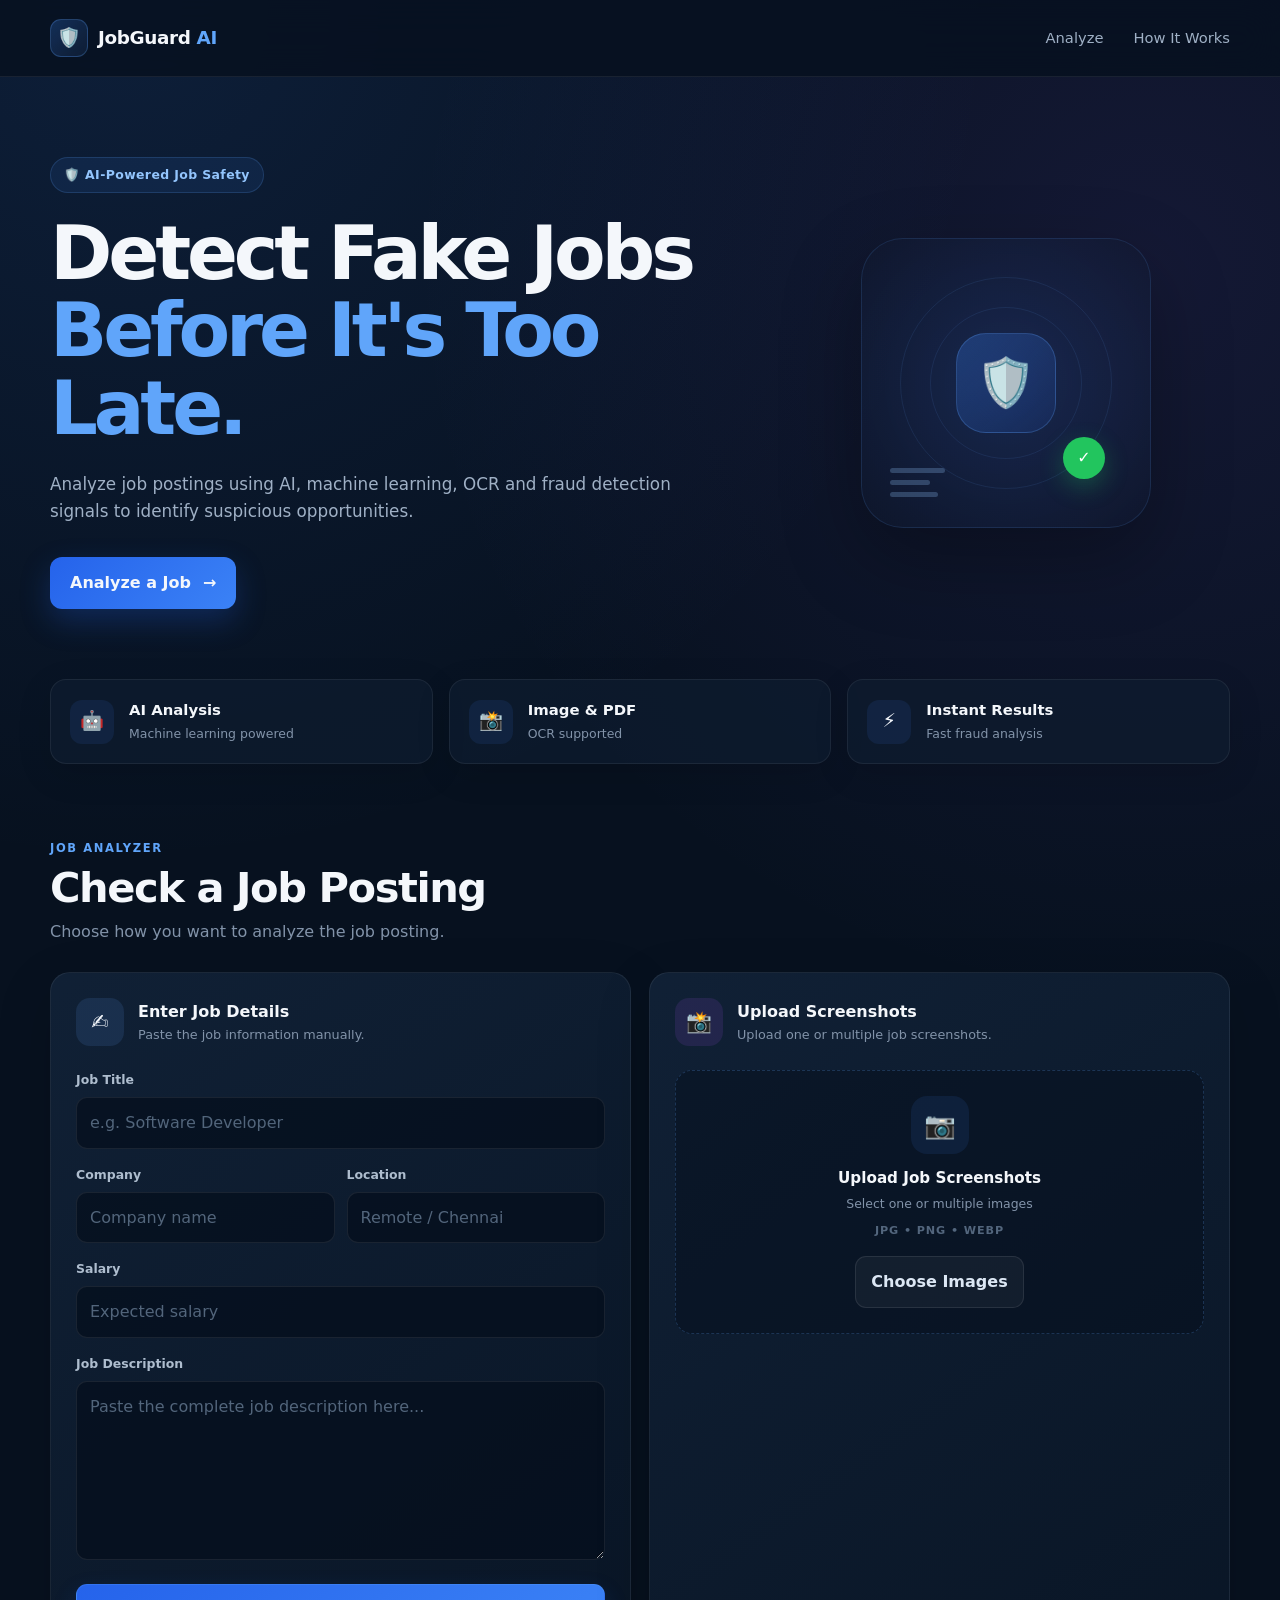
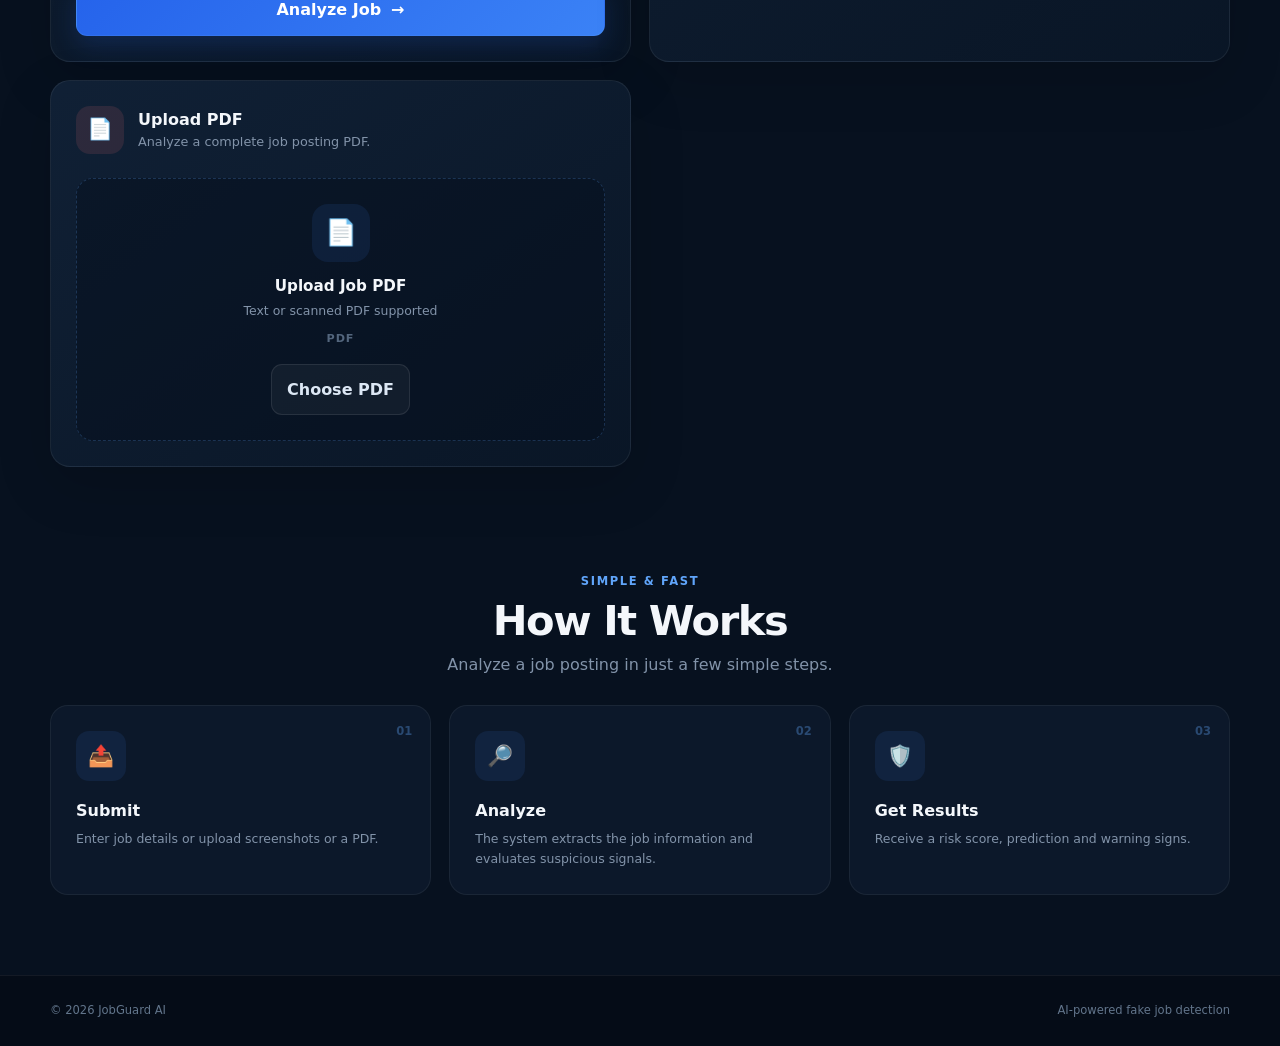
<file: frontend/index.html>
<!DOCTYPE html>
<html lang="en">
<head>
    <meta charset="UTF-8">
    <meta
        name="viewport"
        content="width=device-width, initial-scale=1.0"
    >

    <title>JobGuard AI - Fake Job Detection</title>

    <link rel="stylesheet" href="style.css">
</head>

<body>

    <!-- ==============================
         NAVIGATION
    =============================== -->

    <header class="navbar">

        <div class="nav-container">

            <a href="#" class="logo">
                <span class="logo-shield">🛡️</span>
                <span>JobGuard <strong>AI</strong></span>
            </a>

            <nav class="nav-links">
                <a href="#analyze">Analyze</a>
                <a href="#how-it-works">How It Works</a>
            </nav>

        </div>

    </header>


    <!-- ==============================
         HERO SECTION
    =============================== -->

    <main>

        <section class="hero">

            <div class="hero-content">

                <div class="hero-badge">
                    🛡️ AI-Powered Job Safety
                </div>

                <h1>
                    Detect Fake Jobs
                    <span>Before It's Too Late.</span>
                </h1>

                <p>
                    Analyze job postings using AI, machine learning,
                    OCR and fraud detection signals to identify
                    suspicious opportunities.
                </p>

                <a href="#analyze" class="hero-button">
                    Analyze a Job
                    <span>→</span>
                </a>

            </div>


            <div class="hero-visual">

                <div class="security-card">

                    <div class="security-icon">
                        🛡️
                    </div>

                    <div class="security-lines">
                        <span></span>
                        <span></span>
                        <span></span>
                    </div>

                    <div class="security-check">
                        ✓
                    </div>

                </div>

            </div>

        </section>


        <!-- ==============================
             QUICK STATS
        =============================== -->

        <section class="stats-section">

            <div class="stat-card">
                <div class="stat-icon">🤖</div>
                <div>
                    <strong>AI Analysis</strong>
                    <span>Machine learning powered</span>
                </div>
            </div>

            <div class="stat-card">
                <div class="stat-icon">📸</div>
                <div>
                    <strong>Image & PDF</strong>
                    <span>OCR supported</span>
                </div>
            </div>

            <div class="stat-card">
                <div class="stat-icon">⚡</div>
                <div>
                    <strong>Instant Results</strong>
                    <span>Fast fraud analysis</span>
                </div>
            </div>

        </section>


        <!-- ==============================
             ANALYZE SECTION
        =============================== -->

        <section id="analyze" class="analysis-section">

            <div class="section-heading">

                <div>
                    <span class="section-label">
                        JOB ANALYZER
                    </span>

                    <h2>
                        Check a Job Posting
                    </h2>

                    <p>
                        Choose how you want to analyze the job posting.
                    </p>
                </div>

            </div>


            <!-- ==============================
                 ANALYSIS OPTIONS
            =============================== -->

            <div class="analysis-grid">


                <!-- MANUAL ENTRY -->

                <div class="analysis-card">

                    <div class="card-header">

                        <div class="card-icon manual-icon">
                            ✍️
                        </div>

                        <div>
                            <h3>Enter Job Details</h3>
                            <p>
                                Paste the job information manually.
                            </p>
                        </div>

                    </div>


                    <form id="jobForm">

                        <div class="form-group">

                            <label for="jobTitle">
                                Job Title
                            </label>

                            <input
                                type="text"
                                id="jobTitle"
                                placeholder="e.g. Software Developer"
                                required
                            >

                        </div>


                        <div class="form-row">

                            <div class="form-group">

                                <label for="company">
                                    Company
                                </label>

                                <input
                                    type="text"
                                    id="company"
                                    placeholder="Company name"
                                    required
                                >

                            </div>


                            <div class="form-group">

                                <label for="location">
                                    Location
                                </label>

                                <input
                                    type="text"
                                    id="location"
                                    placeholder="Remote / Chennai"
                                    required
                                >

                            </div>

                        </div>


                        <div class="form-group">

                            <label for="salary">
                                Salary
                            </label>

                            <input
                                type="number"
                                id="salary"
                                placeholder="Expected salary"
                                min="0"
                            >

                        </div>


                        <div class="form-group">

                            <label for="description">
                                Job Description
                            </label>

                            <textarea
                                id="description"
                                rows="6"
                                placeholder="Paste the complete job description here..."
                                required
                            ></textarea>

                        </div>


                        <button
                            type="submit"
                            class="primary-button"
                        >
                            Analyze Job
                            <span>→</span>
                        </button>

                    </form>

                </div>


                <!-- IMAGE UPLOAD -->

                <div class="analysis-card upload-card">

                    <div class="card-header">

                        <div class="card-icon image-icon">
                            📸
                        </div>

                        <div>
                            <h3>Upload Screenshots</h3>
                            <p>
                                Upload one or multiple job screenshots.
                            </p>
                        </div>

                    </div>


                    <div
                        class="upload-zone"
                        id="imageDropZone"
                    >

                        <input
                            type="file"
                            id="imageInput"
                            accept="image/jpeg,image/png,image/jpg,image/webp"
                            multiple
                            hidden
                        >

                        <div class="upload-icon">
                            📷
                        </div>

                        <h4>
                            Upload Job Screenshots
                        </h4>

                        <p>
                            Select one or multiple images
                        </p>

                        <span class="upload-format">
                            JPG • PNG • WEBP
                        </span>

                        <button
                            type="button"
                            class="secondary-button"
                            id="selectImagesButton"
                        >
                            Choose Images
                        </button>

                    </div>


                    <!-- SELECTED IMAGE INFORMATION -->

                    <div
                        id="imageSelectionArea"
                        class="image-selection-area hidden"
                    >

                        <div class="selection-header">

                            <div>
                                <strong>
                                    Selected Screenshots
                                </strong>

                                <span id="imageCount">
                                    0 images
                                </span>
                            </div>

                            <button
                                type="button"
                                id="clearImagesButton"
                                class="clear-button"
                            >
                                Clear All
                            </button>

                        </div>


                        <div
                            id="imagePreviewGrid"
                            class="image-preview-grid"
                        ></div>


                        <button
                            type="button"
                            id="analyzeImagesButton"
                            class="primary-button"
                        >
                            Analyze Selected Screenshots
                            <span>→</span>
                        </button>

                    </div>


                    <!-- IMAGE PROCESSING STATUS -->

                    <div
                        id="imageProcessingStatus"
                        class="processing-status hidden"
                    >
                        <div class="spinner"></div>

                        <div>
                            <strong>
                                Analyzing screenshots...
                            </strong>

                            <span>
                                Extracting text and checking the job posting.
                            </span>
                        </div>
                    </div>

                </div>


                <!-- PDF UPLOAD -->

                <div class="analysis-card upload-card">

                    <div class="card-header">

                        <div class="card-icon pdf-icon">
                            📄
                        </div>

                        <div>
                            <h3>Upload PDF</h3>
                            <p>
                                Analyze a complete job posting PDF.
                            </p>
                        </div>

                    </div>


                    <div
                        class="upload-zone"
                        id="pdfDropZone"
                    >

                        <input
                            type="file"
                            id="pdfInput"
                            accept="application/pdf"
                            hidden
                        >

                        <div class="upload-icon">
                            📄
                        </div>

                        <h4>
                            Upload Job PDF
                        </h4>

                        <p>
                            Text or scanned PDF supported
                        </p>

                        <span class="upload-format">
                            PDF
                        </span>

                        <button
                            type="button"
                            class="secondary-button"
                            id="selectPdfButton"
                        >
                            Choose PDF
                        </button>

                    </div>


                    <!-- PDF SELECTED -->

                    <div
                        id="pdfSelectionArea"
                        class="file-selection-area hidden"
                    >

                        <div class="selected-file">

                            <div class="selected-file-icon">
                                📄
                            </div>

                            <div class="selected-file-info">

                                <strong id="pdfFileName">
                                    Job posting.pdf
                                </strong>

                                <span>
                                    PDF selected successfully
                                </span>

                            </div>

                            <button
                                type="button"
                                id="removePdfButton"
                                class="clear-button"
                            >
                                Remove
                            </button>

                        </div>


                        <button
                            type="button"
                            id="analyzePdfButton"
                            class="primary-button"
                        >
                            Analyze PDF
                            <span>→</span>
                        </button>

                    </div>


                    <!-- PDF PROCESSING -->

                    <div
                        id="pdfProcessingStatus"
                        class="processing-status hidden"
                    >

                        <div class="spinner"></div>

                        <div>
                            <strong>
                                Analyzing PDF...
                            </strong>

                            <span>
                                Extracting and checking the job posting.
                            </span>
                        </div>

                    </div>

                </div>

            </div>


            <!-- ==============================
                 GLOBAL PROCESSING
            =============================== -->

            <div
                id="loading"
                class="global-loading hidden"
            >

                <div class="spinner"></div>

                <div>
                    <strong>
                        Analyzing job posting...
                    </strong>

                    <span>
                        Please wait while JobGuard AI processes the content.
                    </span>
                </div>

            </div>


            <!-- ==============================
                 ERROR MESSAGE
            =============================== -->

            <div
                id="errorMessage"
                class="error-message hidden"
            ></div>


            <!-- ==============================
                 RESULT SECTION
            =============================== -->

            <section
                id="resultSection"
                class="result-section hidden"
            >

                <div class="result-header">

                    <div>
                        <span class="section-label">
                            ANALYSIS RESULT
                        </span>

                        <h2>
                            Job Safety Analysis
                        </h2>
                    </div>

                    <div
                        id="resultBadge"
                        class="result-badge"
                    >
                        —
                    </div>

                </div>


                <div class="result-grid">


                    <!-- RISK SCORE -->

                    <div class="result-card risk-card">

                        <span class="result-label">
                            RISK SCORE
                        </span>

                        <div
                            id="riskScore"
                            class="risk-score"
                        >
                            0%
                        </div>

                        <div class="risk-meter">

                            <div
                                id="riskMeter"
                                class="risk-meter-fill"
                            ></div>

                        </div>

                        <strong id="riskLevel">
                            —
                        </strong>

                    </div>


                    <!-- RESULT -->

                    <div class="result-card">

                        <span class="result-label">
                            PREDICTION
                        </span>

                        <h3 id="resultText">
                            —
                        </h3>

                        <p>
                            Based on the AI analysis of the submitted
                            job posting.
                        </p>

                    </div>


                    <!-- WARNING SIGNALS -->

                    <div class="result-card warnings-card">

                        <span class="result-label">
                            WARNING SIGNS
                        </span>

                        <div
                            id="warningsList"
                            class="warnings-list"
                        >
                            <p>
                                No warnings detected.
                            </p>
                        </div>

                    </div>

                </div>


                <!-- EXTRACTED TEXT -->

                <div
                    id="extractedTextContainer"
                    class="extracted-text-card hidden"
                >

                    <div class="extracted-header">

                        <div>
                            <span class="result-label">
                                EXTRACTED TEXT
                            </span>

                            <h3>
                                Text detected from your file
                            </h3>
                        </div>

                    </div>

                    <pre
                        id="extractedText"
                        class="extracted-text"
                    ></pre>

                </div>


                <button
                    type="button"
                    id="newAnalysisButton"
                    class="secondary-button new-analysis-button"
                >
                    Analyze Another Job
                </button>

            </section>

        </section>


        <!-- ==============================
             HOW IT WORKS
        =============================== -->

        <section
            id="how-it-works"
            class="how-it-works"
        >

            <div class="section-heading centered">

                <span class="section-label">
                    SIMPLE & FAST
                </span>

                <h2>
                    How It Works
                </h2>

                <p>
                    Analyze a job posting in just a few simple steps.
                </p>

            </div>


            <div class="steps-grid">

                <div class="step-card">

                    <div class="step-number">
                        01
                    </div>

                    <div class="step-icon">
                        📤
                    </div>

                    <h3>
                        Submit
                    </h3>

                    <p>
                        Enter job details or upload screenshots or a PDF.
                    </p>

                </div>


                <div class="step-card">

                    <div class="step-number">
                        02
                    </div>

                    <div class="step-icon">
                        🔎
                    </div>

                    <h3>
                        Analyze
                    </h3>

                    <p>
                        The system extracts the job information and
                        evaluates suspicious signals.
                    </p>

                </div>


                <div class="step-card">

                    <div class="step-number">
                        03
                    </div>

                    <div class="step-icon">
                        🛡️
                    </div>

                    <h3>
                        Get Results
                    </h3>

                    <p>
                        Receive a risk score, prediction and warning signs.
                    </p>

                </div>

            </div>

        </section>

    </main>


    <!-- ==============================
         SIMPLE FOOTER
    =============================== -->

    <footer class="footer">

        <div class="footer-inner">

            <span>
                © 2026 JobGuard AI
            </span>

            <span>
                AI-powered fake job detection
            </span>

        </div>

    </footer>


    <script src="script.js"></script>

</body>
</html>
</file>
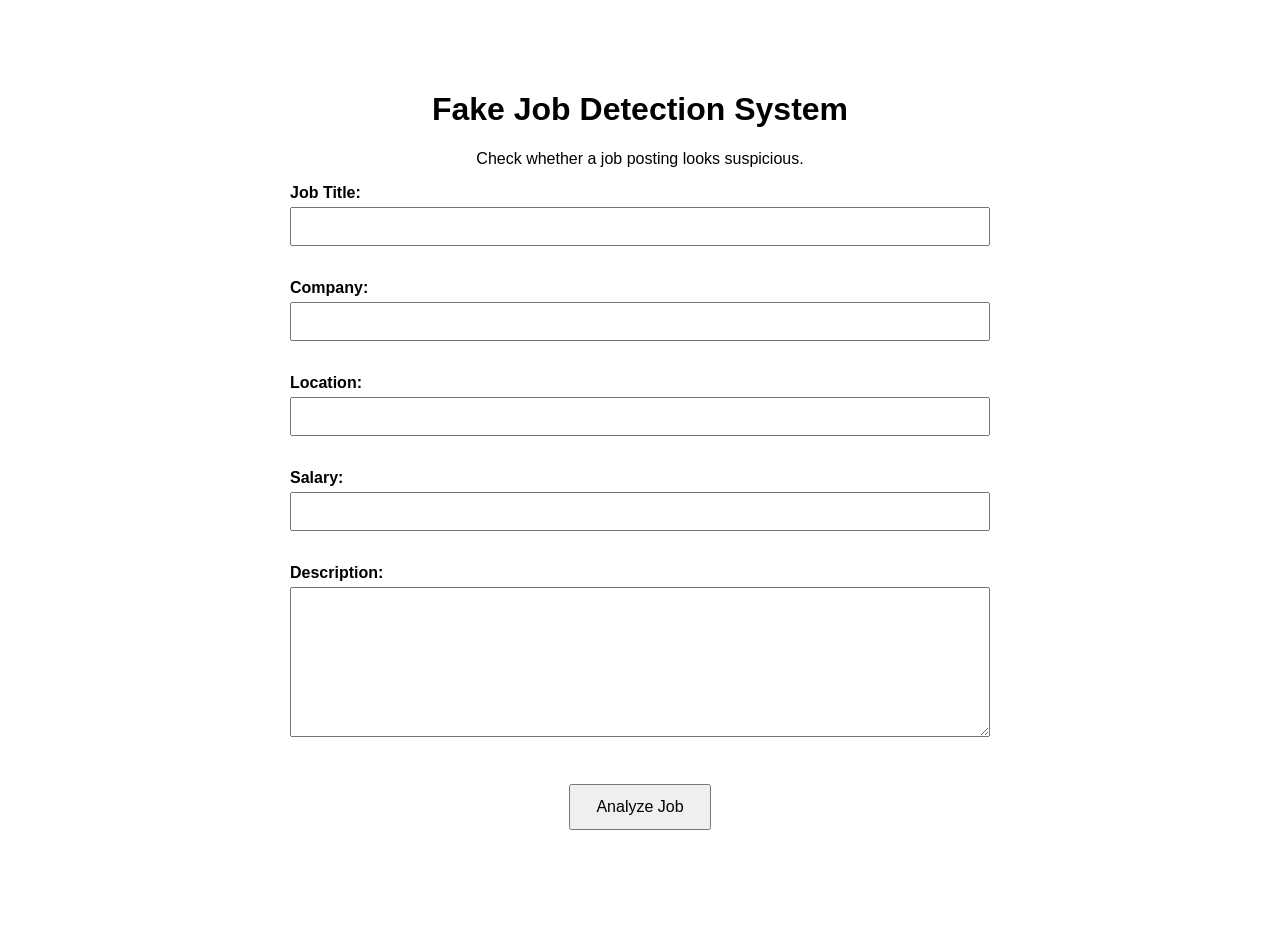
<file: backend/frontend/index.html>
<!DOCTYPE html>
<html>
<head>
    <title>Fake Job Detection</title>
    <link rel="stylesheet" href="style.css">
</head>

<body>

    <h1>Fake Job Detection System</h1>

    <p>Check whether a job posting looks suspicious.</p>

    <label>Job Title:</label>
    <input type="text" id="job_title">

    <br><br>

    <label>Company:</label>
    <input type="text" id="company">

    <br><br>

    <label>Location:</label>
    <input type="text" id="location">

    <br><br>

    <label>Salary:</label>
    <input type="number" id="salary">

    <br><br>

    <label>Description:</label>
    <textarea id="description"></textarea>

    <br><br>

    <button onclick="analyzeJob()">Analyze Job</button>
    <script src="script.js"></script>

</body>
</html>
</file>
<file: frontend/style.css>
/* =========================================
   JOBGUARD AI
   Responsive Frontend Styles
========================================= */

* {
    margin: 0;
    padding: 0;
    box-sizing: border-box;
}

html {
    scroll-behavior: smooth;
}

body {
    font-family:
        Inter,
        ui-sans-serif,
        system-ui,
        -apple-system,
        BlinkMacSystemFont,
        "Segoe UI",
        sans-serif;

    background:
        radial-gradient(
            circle at 10% 0%,
            rgba(59, 130, 246, 0.12),
            transparent 30%
        ),
        radial-gradient(
            circle at 90% 10%,
            rgba(139, 92, 246, 0.10),
            transparent 28%
        ),
        #07111f;

    color: #f4f7fb;
    min-height: 100vh;
    line-height: 1.6;
}

button,
input,
textarea {
    font: inherit;
}

button {
    cursor: pointer;
}

a {
    color: inherit;
    text-decoration: none;
}


/* =========================================
   NAVBAR
========================================= */

.navbar {
    position: sticky;
    top: 0;
    z-index: 1000;

    width: 100%;

    background: rgba(7, 17, 31, 0.82);
    backdrop-filter: blur(18px);
    -webkit-backdrop-filter: blur(18px);

    border-bottom: 1px solid rgba(255, 255, 255, 0.07);
}

.nav-container {
    width: min(1180px, calc(100% - 40px));
    margin: auto;

    min-height: 76px;

    display: flex;
    align-items: center;
    justify-content: space-between;
    gap: 30px;
}

.logo {
    display: inline-flex;
    align-items: center;
    gap: 10px;

    font-size: 1.15rem;
    font-weight: 700;
    letter-spacing: -0.02em;
}

.logo strong {
    color: #60a5fa;
}

.logo-shield {
    width: 38px;
    height: 38px;

    display: grid;
    place-items: center;

    border-radius: 11px;

    background:
        linear-gradient(
            135deg,
            rgba(59, 130, 246, 0.25),
            rgba(96, 165, 250, 0.08)
        );

    border: 1px solid rgba(96, 165, 250, 0.25);

    font-size: 1.2rem;
}

.nav-links {
    display: flex;
    align-items: center;
    gap: 30px;

    color: #9fb0c5;
    font-size: 0.92rem;
}

.nav-links a {
    transition: color 0.2s ease;
}

.nav-links a:hover {
    color: #ffffff;
}


/* =========================================
   HERO
========================================= */

.hero {
    width: min(1180px, calc(100% - 40px));
    margin: auto;

    min-height: 520px;

    display: grid;
    grid-template-columns: 1.2fr 0.8fr;
    align-items: center;

    gap: 60px;
    padding: 80px 0 70px;
}

.hero-badge {
    display: inline-flex;
    align-items: center;

    padding: 7px 13px;
    margin-bottom: 22px;

    border-radius: 999px;

    color: #93c5fd;
    background: rgba(59, 130, 246, 0.10);
    border: 1px solid rgba(96, 165, 250, 0.18);

    font-size: 0.78rem;
    font-weight: 700;
    letter-spacing: 0.03em;
}

.hero h1 {
    max-width: 700px;

    font-size: clamp(2.5rem, 6vw, 4.7rem);
    line-height: 1.03;

    letter-spacing: -0.055em;

    margin-bottom: 24px;
}

.hero h1 span {
    display: block;
    color: #60a5fa;
}

.hero p {
    max-width: 650px;

    color: #9fb0c5;
    font-size: 1.05rem;

    margin-bottom: 32px;
}

.hero-button {
    display: inline-flex;
    align-items: center;
    gap: 12px;

    padding: 13px 20px;

    border-radius: 12px;

    background: linear-gradient(
        135deg,
        #2563eb,
        #3b82f6
    );

    box-shadow:
        0 12px 30px rgba(37, 99, 235, 0.25);

    font-weight: 700;

    transition:
        transform 0.2s ease,
        box-shadow 0.2s ease;
}

.hero-button:hover {
    transform: translateY(-2px);

    box-shadow:
        0 16px 35px rgba(37, 99, 235, 0.35);
}


/* =========================================
   HERO VISUAL
========================================= */

.hero-visual {
    display: flex;
    justify-content: center;
    align-items: center;
}

.security-card {
    position: relative;

    width: 290px;
    height: 290px;

    display: grid;
    place-items: center;

    border-radius: 42px;

    background:
        radial-gradient(
            circle,
            rgba(59, 130, 246, 0.16),
            rgba(15, 23, 42, 0.35)
        );

    border: 1px solid rgba(96, 165, 250, 0.14);

    box-shadow:
        0 30px 80px rgba(0, 0, 0, 0.28);
}

.security-card::before,
.security-card::after {
    content: "";

    position: absolute;

    border-radius: 50%;

    border: 1px solid rgba(96, 165, 250, 0.10);
}

.security-card::before {
    width: 210px;
    height: 210px;
}

.security-card::after {
    width: 150px;
    height: 150px;
}

.security-icon {
    position: relative;
    z-index: 2;

    width: 100px;
    height: 100px;

    display: grid;
    place-items: center;

    border-radius: 30px;

    background:
        linear-gradient(
            135deg,
            rgba(59, 130, 246, 0.28),
            rgba(37, 99, 235, 0.10)
        );

    border: 1px solid rgba(96, 165, 250, 0.25);

    font-size: 3rem;
}

.security-check {
    position: absolute;

    right: 45px;
    bottom: 48px;

    z-index: 4;

    width: 42px;
    height: 42px;

    display: grid;
    place-items: center;

    border-radius: 50%;

    background: #22c55e;
    color: white;

    font-weight: 900;

    box-shadow:
        0 8px 25px rgba(34, 197, 94, 0.30);
}

.security-lines {
    position: absolute;

    left: 28px;
    bottom: 30px;

    display: flex;
    flex-direction: column;
    gap: 7px;
}

.security-lines span {
    display: block;

    height: 5px;

    border-radius: 99px;

    background: rgba(147, 197, 253, 0.25);
}

.security-lines span:nth-child(1) {
    width: 55px;
}

.security-lines span:nth-child(2) {
    width: 40px;
}

.security-lines span:nth-child(3) {
    width: 48px;
}


/* =========================================
   STATS
========================================= */

.stats-section {
    width: min(1180px, calc(100% - 40px));
    margin: 0 auto 70px;

    display: grid;
    grid-template-columns: repeat(3, 1fr);
    gap: 16px;
}

.stat-card {
    display: flex;
    align-items: center;
    gap: 15px;

    padding: 19px;

    border-radius: 16px;

    background: rgba(15, 29, 48, 0.72);
    border: 1px solid rgba(255, 255, 255, 0.065);

    box-shadow:
        0 10px 35px rgba(0, 0, 0, 0.12);
}

.stat-icon {
    width: 44px;
    height: 44px;

    flex-shrink: 0;

    display: grid;
    place-items: center;

    border-radius: 12px;

    background: rgba(59, 130, 246, 0.10);

    font-size: 1.2rem;
}

.stat-card strong {
    display: block;

    font-size: 0.93rem;
}

.stat-card span {
    display: block;

    margin-top: 2px;

    color: #8293a9;
    font-size: 0.78rem;
}


/* =========================================
   COMMON SECTION
========================================= */

.analysis-section,
.how-it-works {
    width: min(1180px, calc(100% - 40px));
    margin: auto;
}

.section-heading {
    margin-bottom: 28px;
}

.section-label {
    display: inline-block;

    margin-bottom: 7px;

    color: #60a5fa;

    font-size: 0.72rem;
    font-weight: 800;

    letter-spacing: 0.14em;
}

.section-heading h2 {
    font-size: clamp(1.8rem, 4vw, 2.6rem);
    line-height: 1.1;

    letter-spacing: -0.035em;

    margin-bottom: 8px;
}

.section-heading p {
    color: #8293a9;
}


/* =========================================
   ANALYSIS GRID
========================================= */

.analysis-grid {
    display: grid;

    grid-template-columns:
        repeat(2, minmax(0, 1fr));

    gap: 18px;
}

.analysis-card {
    min-width: 0;

    padding: 25px;

    border-radius: 20px;

    background:
        linear-gradient(
            145deg,
            rgba(17, 34, 55, 0.95),
            rgba(10, 23, 39, 0.95)
        );

    border: 1px solid rgba(255, 255, 255, 0.065);

    box-shadow:
        0 18px 55px rgba(0, 0, 0, 0.15);
}

.card-header {
    display: flex;
    align-items: center;
    gap: 14px;

    margin-bottom: 24px;
}

.card-icon {
    width: 48px;
    height: 48px;

    flex-shrink: 0;

    display: grid;
    place-items: center;

    border-radius: 14px;

    font-size: 1.3rem;
}

.manual-icon {
    background: rgba(96, 165, 250, 0.12);
}

.image-icon {
    background: rgba(168, 85, 247, 0.12);
}

.pdf-icon {
    background: rgba(248, 113, 113, 0.12);
}

.card-header h3 {
    font-size: 1rem;
}

.card-header p {
    color: #8293a9;
    font-size: 0.8rem;
}


/* =========================================
   FORMS
========================================= */

.form-group {
    margin-bottom: 16px;
}

.form-row {
    display: grid;

    grid-template-columns: repeat(2, minmax(0, 1fr));

    gap: 12px;
}

.form-group label {
    display: block;

    margin-bottom: 7px;

    color: #aebdce;

    font-size: 0.78rem;
    font-weight: 600;
}

.form-group input,
.form-group textarea {
    width: 100%;

    border: 1px solid rgba(255, 255, 255, 0.08);
    border-radius: 11px;

    background: rgba(5, 15, 28, 0.72);

    color: #f4f7fb;

    padding: 12px 13px;

    outline: none;

    transition:
        border-color 0.2s ease,
        box-shadow 0.2s ease;
}

.form-group input::placeholder,
.form-group textarea::placeholder {
    color: #52657b;
}

.form-group input:focus,
.form-group textarea:focus {
    border-color: rgba(96, 165, 250, 0.55);

    box-shadow:
        0 0 0 3px rgba(59, 130, 246, 0.08);
}

.form-group textarea {
    resize: vertical;
    min-height: 130px;
}


/* =========================================
   BUTTONS
========================================= */

.primary-button,
.secondary-button {
    width: 100%;

    display: inline-flex;
    align-items: center;
    justify-content: center;
    gap: 10px;

    border-radius: 11px;

    padding: 12px 15px;

    font-weight: 700;

    transition:
        transform 0.2s ease,
        opacity 0.2s ease,
        border-color 0.2s ease;
}

.primary-button {
    border: 1px solid rgba(96, 165, 250, 0.2);

    background:
        linear-gradient(
            135deg,
            #2563eb,
            #3b82f6
        );

    color: white;

    box-shadow:
        0 10px 25px rgba(37, 99, 235, 0.18);
}

.primary-button:hover {
    transform: translateY(-1px);
}

.primary-button:disabled {
    cursor: not-allowed;
    opacity: 0.55;
    transform: none;
}

.secondary-button {
    width: auto;

    border: 1px solid rgba(255, 255, 255, 0.09);

    background: rgba(255, 255, 255, 0.045);

    color: #dce7f4;
}

.secondary-button:hover {
    border-color: rgba(96, 165, 250, 0.35);
    background: rgba(59, 130, 246, 0.08);
}


/* =========================================
   UPLOAD AREA
========================================= */

.upload-card {
    display: flex;
    flex-direction: column;
}

.upload-zone {
    min-height: 255px;

    display: flex;
    flex-direction: column;
    align-items: center;
    justify-content: center;

    padding: 25px;

    text-align: center;

    border-radius: 17px;

    border: 1px dashed rgba(96, 165, 250, 0.22);

    background:
        rgba(5, 15, 28, 0.45);

    transition:
        border-color 0.2s ease,
        background 0.2s ease;
}

.upload-zone.dragover {
    border-color: #60a5fa;

    background:
        rgba(59, 130, 246, 0.08);
}

.upload-icon {
    width: 58px;
    height: 58px;

    display: grid;
    place-items: center;

    margin-bottom: 12px;

    border-radius: 16px;

    background: rgba(59, 130, 246, 0.10);

    font-size: 1.6rem;
}

.upload-zone h4 {
    margin-bottom: 3px;

    font-size: 0.95rem;
}

.upload-zone p {
    color: #8293a9;
    font-size: 0.78rem;
}

.upload-format {
    margin: 9px 0 16px;

    color: #53667d;

    font-size: 0.7rem;
    font-weight: 700;

    letter-spacing: 0.08em;
}


/* =========================================
   IMAGE SELECTION
========================================= */

.image-selection-area,
.file-selection-area {
    margin-top: 15px;
}

.selection-header {
    display: flex;
    align-items: center;
    justify-content: space-between;

    gap: 12px;

    margin-bottom: 12px;
}

.selection-header strong {
    display: block;
    font-size: 0.82rem;
}

.selection-header span {
    display: block;

    color: #8293a9;

    font-size: 0.72rem;
}

.clear-button {
    border: 0;
    background: transparent;

    color: #f87171;

    font-size: 0.72rem;
    font-weight: 700;
}

.clear-button:hover {
    color: #fca5a5;
}


/* =========================================
   IMAGE PREVIEW GRID
========================================= */

.image-preview-grid {
    display: grid;

    grid-template-columns:
        repeat(3, minmax(0, 1fr));

    gap: 9px;

    margin-bottom: 15px;
}

.image-preview {
    position: relative;

    aspect-ratio: 1 / 1;

    overflow: hidden;

    border-radius: 11px;

    background: #091525;

    border: 1px solid rgba(255, 255, 255, 0.08);
}

.image-preview img {
    width: 100%;
    height: 100%;

    object-fit: cover;
}

.image-preview-number {
    position: absolute;

    left: 6px;
    top: 6px;

    min-width: 23px;
    height: 23px;

    display: grid;
    place-items: center;

    padding: 0 5px;

    border-radius: 7px;

    background: rgba(3, 10, 20, 0.82);

    color: white;

    font-size: 0.65rem;
    font-weight: 800;
}

.remove-image-button {
    position: absolute;

    right: 6px;
    top: 6px;

    width: 23px;
    height: 23px;

    display: grid;
    place-items: center;

    border: 0;
    border-radius: 7px;

    background: rgba(239, 68, 68, 0.9);

    color: white;

    font-size: 0.7rem;
    font-weight: 900;
}

.remove-image-button:hover {
    background: #ef4444;
}


/* =========================================
   SELECTED PDF
========================================= */

.selected-file {
    display: flex;
    align-items: center;

    gap: 12px;

    padding: 13px;

    margin-bottom: 13px;

    border-radius: 12px;

    background: rgba(5, 15, 28, 0.55);

    border: 1px solid rgba(255, 255, 255, 0.07);
}

.selected-file-icon {
    width: 40px;
    height: 40px;

    flex-shrink: 0;

    display: grid;
    place-items: center;

    border-radius: 10px;

    background: rgba(248, 113, 113, 0.10);
}

.selected-file-info {
    min-width: 0;
    flex: 1;
}

.selected-file-info strong {
    display: block;

    overflow: hidden;
    text-overflow: ellipsis;
    white-space: nowrap;

    font-size: 0.8rem;
}

.selected-file-info span {
    color: #8293a9;
    font-size: 0.7rem;
}


/* =========================================
   PROCESSING STATES
========================================= */

.processing-status,
.global-loading {
    display: flex;
    align-items: center;
    gap: 13px;

    padding: 14px;

    margin-top: 14px;

    border-radius: 12px;

    background: rgba(59, 130, 246, 0.07);

    border: 1px solid rgba(96, 165, 250, 0.13);
}

.processing-status strong,
.global-loading strong {
    display: block;
    font-size: 0.8rem;
}

.processing-status span,
.global-loading span {
    display: block;

    color: #8293a9;

    font-size: 0.7rem;
}

.spinner {
    width: 27px;
    height: 27px;

    flex-shrink: 0;

    border-radius: 50%;

    border: 3px solid rgba(255, 255, 255, 0.10);
    border-top-color: #60a5fa;

    animation: spin 0.8s linear infinite;
}

@keyframes spin {
    to {
        transform: rotate(360deg);
    }
}


/* =========================================
   ERROR
========================================= */

.error-message {
    margin-top: 18px;

    padding: 13px 15px;

    border-radius: 12px;

    background: rgba(239, 68, 68, 0.08);

    border: 1px solid rgba(248, 113, 113, 0.18);

    color: #fca5a5;

    font-size: 0.8rem;
}


/* =========================================
   RESULT SECTION
========================================= */

.result-section {
    margin-top: 55px;

    padding: 28px;

    border-radius: 22px;

    background:
        linear-gradient(
            145deg,
            rgba(17, 34, 55, 0.96),
            rgba(9, 22, 38, 0.96)
        );

    border: 1px solid rgba(255, 255, 255, 0.07);

    box-shadow:
        0 20px 60px rgba(0, 0, 0, 0.18);
}

.result-header {
    display: flex;
    align-items: center;
    justify-content: space-between;

    gap: 20px;

    margin-bottom: 22px;
}

.result-header h2 {
    font-size: 1.8rem;
    line-height: 1.1;
}

.result-badge {
    padding: 9px 14px;

    border-radius: 999px;

    background: rgba(255, 255, 255, 0.06);

    font-size: 0.78rem;
    font-weight: 800;
}

.result-grid {
    display: grid;

    grid-template-columns:
        repeat(3, minmax(0, 1fr));

    gap: 14px;
}

.result-card {
    min-width: 0;

    padding: 20px;

    border-radius: 15px;

    background: rgba(5, 15, 28, 0.55);

    border: 1px solid rgba(255, 255, 255, 0.06);
}

.result-label {
    display: block;

    margin-bottom: 8px;

    color: #71849a;

    font-size: 0.68rem;
    font-weight: 800;

    letter-spacing: 0.1em;
}

.risk-score {
    font-size: 2.8rem;
    font-weight: 800;

    letter-spacing: -0.04em;

    margin-bottom: 10px;
}

.risk-meter {
    width: 100%;
    height: 7px;

    overflow: hidden;

    margin-bottom: 9px;

    border-radius: 99px;

    background: rgba(255, 255, 255, 0.08);
}

.risk-meter-fill {
    width: 0;
    height: 100%;

    border-radius: inherit;

    background: linear-gradient(
        90deg,
        #22c55e,
        #facc15,
        #ef4444
    );

    transition: width 0.6s ease;
}

.result-card h3 {
    font-size: 1.2rem;
    margin-bottom: 5px;
}

.result-card p {
    color: #8293a9;
    font-size: 0.78rem;
}


/* =========================================
   WARNINGS
========================================= */

.warnings-list {
    display: flex;
    flex-direction: column;
    gap: 8px;
}

.warning-item {
    padding: 9px 10px;

    border-radius: 9px;

    background: rgba(248, 113, 113, 0.06);

    border: 1px solid rgba(248, 113, 113, 0.10);

    color: #d9e2ed;

    font-size: 0.73rem;
}

.no-warning {
    color: #86efac;
    font-size: 0.78rem;
}


/* =========================================
   EXTRACTED TEXT
========================================= */

.extracted-text-card {
    margin-top: 15px;

    padding: 20px;

    border-radius: 15px;

    background: rgba(5, 15, 28, 0.55);

    border: 1px solid rgba(255, 255, 255, 0.06);
}

.extracted-header h3 {
    font-size: 1rem;
}

.extracted-text {
    max-height: 330px;

    overflow: auto;

    margin-top: 15px;

    padding: 15px;

    border-radius: 10px;

    background: rgba(0, 0, 0, 0.24);

    color: #aebdce;

    font-family:
        ui-monospace,
        SFMono-Regular,
        Menlo,
        Monaco,
        Consolas,
        monospace;

    font-size: 0.75rem;

    white-space: pre-wrap;
    word-break: break-word;
}

.new-analysis-button {
    margin-top: 18px;
}


/* =========================================
   HOW IT WORKS
========================================= */

.how-it-works {
    padding: 100px 0 80px;
}

.centered {
    text-align: center;
}

.steps-grid {
    display: grid;

    grid-template-columns:
        repeat(3, minmax(0, 1fr));

    gap: 18px;
}

.step-card {
    position: relative;

    padding: 25px;

    border-radius: 18px;

    background: rgba(15, 29, 48, 0.68);

    border: 1px solid rgba(255, 255, 255, 0.06);
}

.step-number {
    position: absolute;

    top: 16px;
    right: 18px;

    color: rgba(96, 165, 250, 0.35);

    font-size: 0.72rem;
    font-weight: 900;
}

.step-icon {
    width: 50px;
    height: 50px;

    display: grid;
    place-items: center;

    margin-bottom: 17px;

    border-radius: 13px;

    background: rgba(59, 130, 246, 0.10);

    font-size: 1.3rem;
}

.step-card h3 {
    margin-bottom: 5px;

    font-size: 1rem;
}

.step-card p {
    color: #8293a9;

    font-size: 0.78rem;
}


/* =========================================
   FOOTER
========================================= */

.footer {
    border-top: 1px solid rgba(255, 255, 255, 0.06);

    background: rgba(4, 11, 20, 0.75);
}

.footer-inner {
    width: min(1180px, calc(100% - 40px));
    margin: auto;

    min-height: 70px;

    display: flex;
    align-items: center;
    justify-content: space-between;

    gap: 15px;

    color: #62758b;

    font-size: 0.72rem;
}


/* =========================================
   UTILITY
========================================= */

.hidden {
    display: none !important;
}


/* =========================================
   TABLET
========================================= */

@media (max-width: 900px) {

    .hero {
        grid-template-columns: 1fr;

        text-align: center;

        padding-top: 65px;
    }

    .hero-content {
        display: flex;
        flex-direction: column;
        align-items: center;
    }

    .hero p {
        max-width: 600px;
    }

    .hero-visual {
        order: -1;
    }

    .security-card {
        width: 230px;
        height: 230px;
    }

    .security-card::before {
        width: 175px;
        height: 175px;
    }

    .security-card::after {
        width: 125px;
        height: 125px;
    }

    .security-icon {
        width: 80px;
        height: 80px;
        font-size: 2.4rem;
    }

    .stats-section {
        grid-template-columns: 1fr;
    }

    .analysis-grid {
        grid-template-columns: 1fr;
    }

    .result-grid {
        grid-template-columns: 1fr 1fr;
    }

    .warnings-card {
        grid-column: 1 / -1;
    }

    .steps-grid {
        grid-template-columns: 1fr;
    }
}


/* =========================================
   MOBILE
========================================= */

@media (max-width: 600px) {

    .nav-container {
        width: min(100% - 28px, 1180px);

        min-height: 66px;
    }

    .nav-links {
        display: none;
    }

    .logo {
        font-size: 1rem;
    }

    .logo-shield {
        width: 34px;
        height: 34px;
    }

    .hero,
    .stats-section,
    .analysis-section,
    .how-it-works,
    .footer-inner {
        width: min(100% - 28px, 1180px);
    }

    .hero {
        padding: 50px 0 55px;
        gap: 35px;
    }

    .hero h1 {
        font-size: clamp(2.2rem, 12vw, 3.2rem);
    }

    .hero p {
        font-size: 0.92rem;
    }

    .security-card {
        width: 190px;
        height: 190px;

        border-radius: 30px;
    }

    .security-card::before {
        width: 145px;
        height: 145px;
    }

    .security-card::after {
        width: 105px;
        height: 105px;
    }

    .security-icon {
        width: 68px;
        height: 68px;

        border-radius: 20px;

        font-size: 2rem;
    }

    .security-check {
        right: 25px;
        bottom: 30px;

        width: 35px;
        height: 35px;
    }

    .analysis-card {
        padding: 18px;
    }

    .form-row {
        grid-template-columns: 1fr;
    }

    .upload-zone {
        min-height: 220px;
    }

    .image-preview-grid {
        grid-template-columns: repeat(2, minmax(0, 1fr));
    }

    .result-section {
        padding: 18px;
    }

    .result-header {
        align-items: flex-start;
        flex-direction: column;
    }

    .result-grid {
        grid-template-columns: 1fr;
    }

    .warnings-card {
        grid-column: auto;
    }

    .footer-inner {
        min-height: 85px;

        flex-direction: column;
        justify-content: center;

        text-align: center;
    }

    .selection-header {
        align-items: flex-start;
    }

    .selected-file {
        align-items: flex-start;
    }

    .selected-file .clear-button {
        flex-shrink: 0;
    }
}


/* =========================================
   VERY SMALL SCREENS
========================================= */

@media (max-width: 380px) {

    .hero h1 {
        font-size: 2rem;
    }

    .analysis-card {
        padding: 15px;
    }

    .card-header {
        align-items: flex-start;
    }

    .image-preview-grid {
        grid-template-columns: 1fr 1fr;
    }

    .primary-button,
    .secondary-button {
        font-size: 0.78rem;
    }
}
</file>
<file: backend/frontend/style.css>
body {
    font-family: Arial, sans-serif;
    max-width: 700px;
    margin: 50px auto;
    padding: 20px;
}

h1 {
    text-align: center;
}

p {
    text-align: center;
}

label {
    display: block;
    margin-top: 15px;
    font-weight: bold;
}

input,
textarea {
    width: 100%;
    padding: 10px;
    margin-top: 5px;
    box-sizing: border-box;
}

textarea {
    height: 150px;
}

button {
    display: block;
    margin: 25px auto;
    padding: 12px 25px;
    font-size: 16px;
    cursor: pointer;
}
</file>
